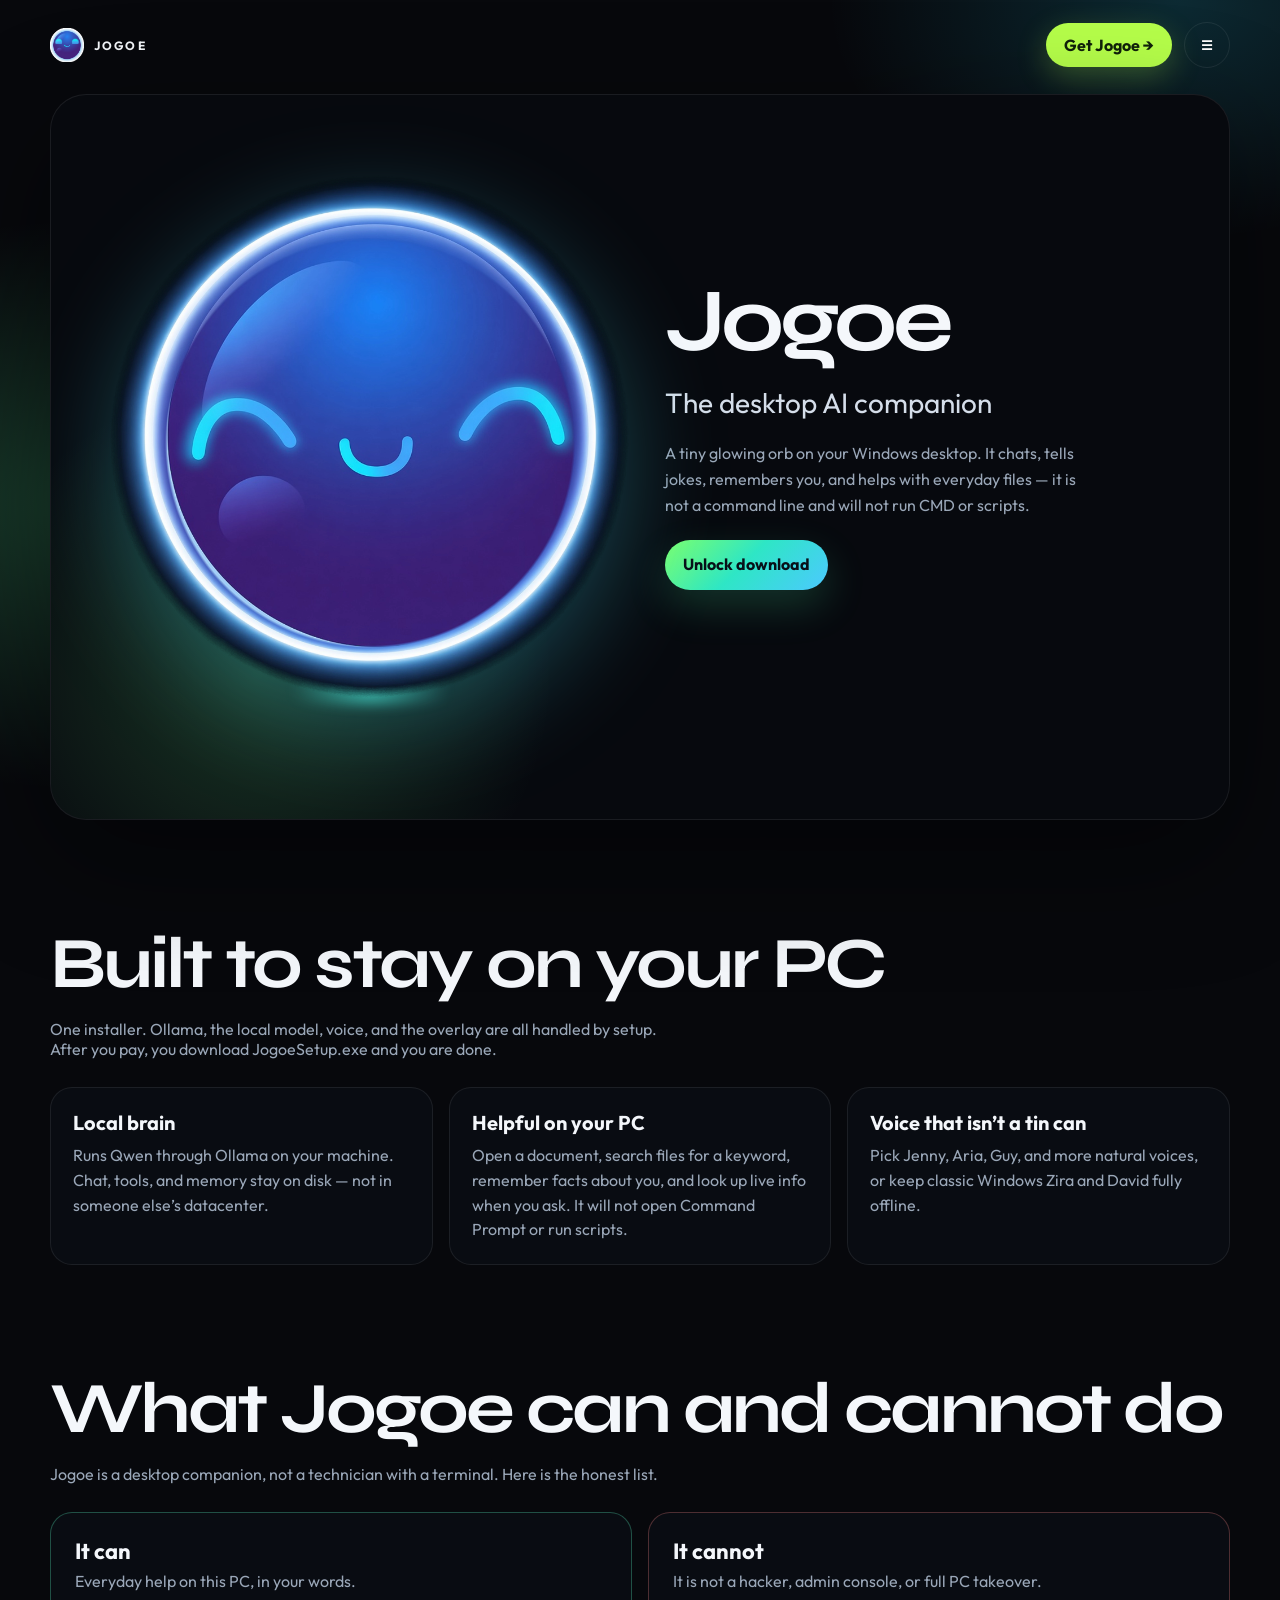
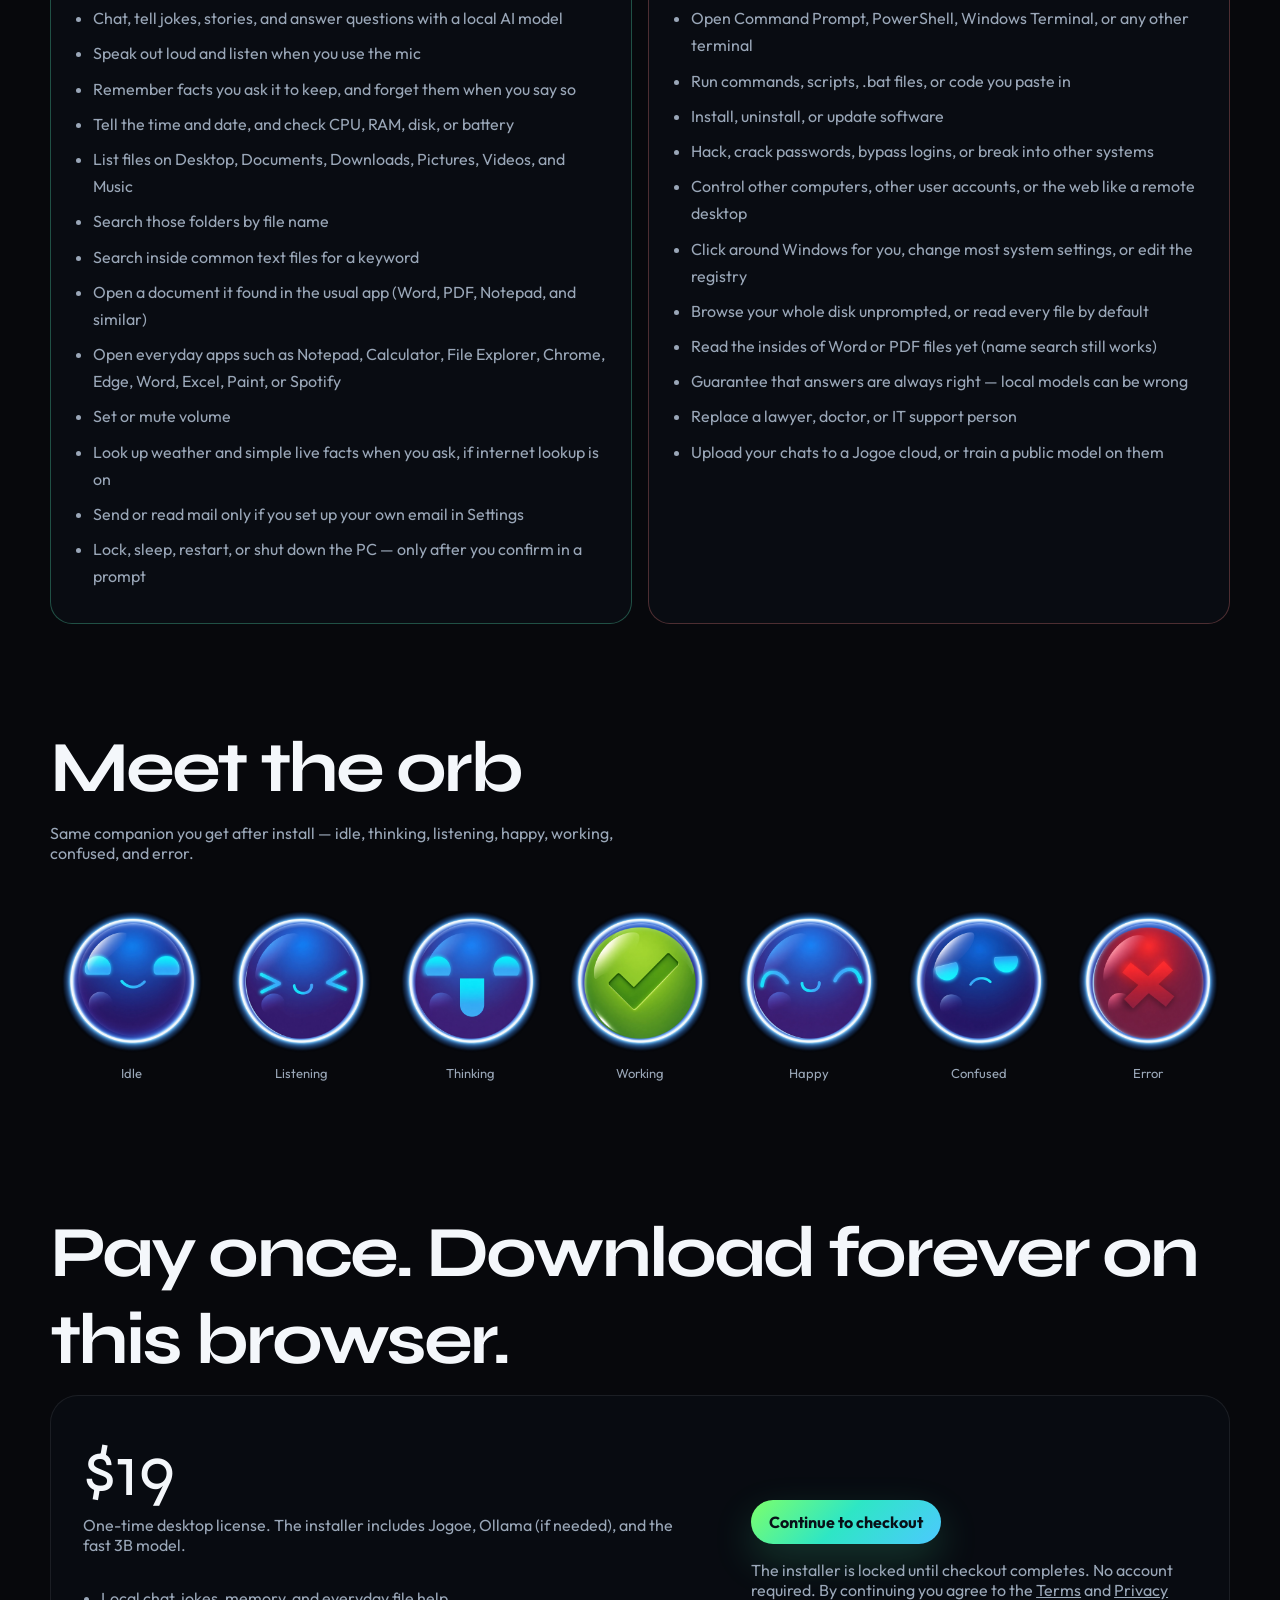
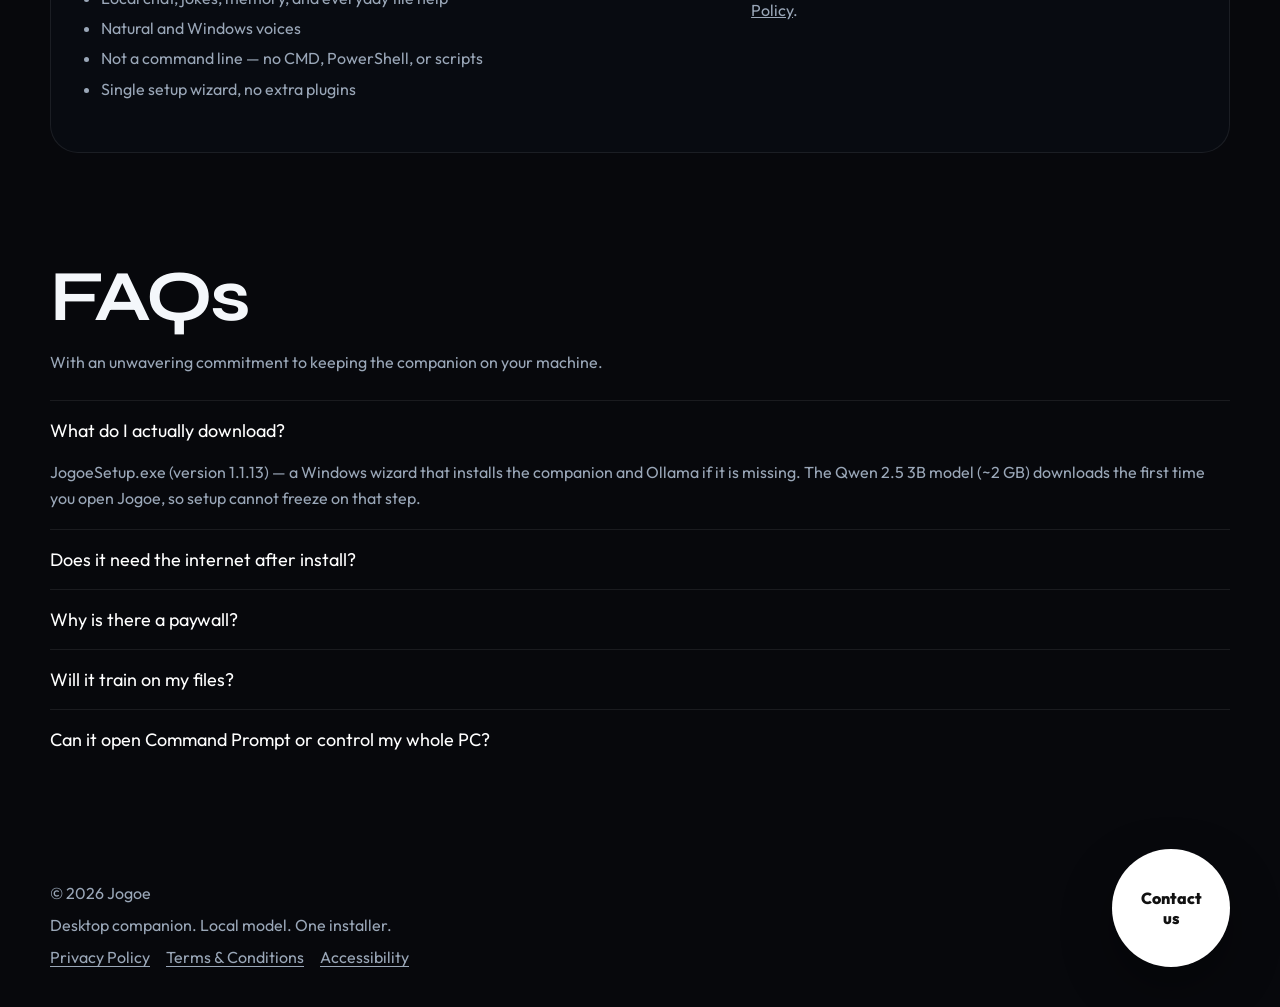
<file: index.html>
<!doctype html>
<html lang="en">
<head>
  <meta charset="utf-8">
  <meta name="viewport" content="width=device-width, initial-scale=1, viewport-fit=cover">
  <title>Jogoe — your desktop AI companion</title>
  <meta name="description" content="Jogoe is a Windows desktop AI companion that chats locally, remembers you, searches files, and can look things up online when you ask.">
  <link rel="icon" href="assets/jogoe.ico">
  <link rel="preconnect" href="https://fonts.googleapis.com">
  <link rel="preconnect" href="https://fonts.gstatic.com" crossorigin>
  <link href="https://fonts.googleapis.com/css2?family=Outfit:wght@400;600;700&family=Syne:wght@700;800&display=swap" rel="stylesheet">
  <link rel="stylesheet" href="css/style.css">
</head>
<body>
  <a class="skip-link" href="#main">Skip to main content</a>
  <div class="wrap">
    <header class="nav">
      <a class="brand" href="index.html">
        <img src="assets/app_icon.png" alt="Jogoe">
        JOGOE
      </a>
      <div class="nav-actions">
        <a class="btn btn-market" href="#pricing" data-pay data-pay-label>Get Jogoe →</a>
        <button class="btn btn-menu" type="button" data-menu aria-label="Open menu" aria-expanded="false" aria-controls="site-menu">☰</button>
      </div>
    </header>
    <nav class="drawer" id="site-menu" data-drawer aria-label="Site">
      <a href="#features">Features</a>
      <a href="#limits">What it can do</a>
      <a href="#companion">The orb</a>
      <a href="#pricing">Pricing</a>
      <a href="#faqs">FAQs</a>
      <a href="checkout.html">Buy & download</a>
      <a href="privacy.html">Privacy</a>
      <a href="terms.html">Terms</a>
      <a href="accessibility.html">Accessibility</a>
    </nav>
  </div>

  <div class="wrap">
    <section class="stage" aria-label="Introduction">
      <div class="hero">
        <div class="orb-wrap" data-hero-orb>
          <div class="hero-orb-track">
            <div class="orb-stage">
              <picture>
                <source srcset="assets/faces/happy.webp" type="image/webp">
                <img class="hero-orb" src="assets/faces/happy.png" alt="Jogoe, a glowing blue companion orb" width="3840" height="3840">
              </picture>
            </div>
          </div>
          <div class="ground-glow" aria-hidden="true"></div>
        </div>
        <div class="copy">
          <h1>Jogoe</h1>
          <p class="kicker">The desktop AI companion</p>
          <p>A tiny glowing orb on your Windows desktop. It chats, tells jokes, remembers you, and helps with everyday files — it is not a command line and will not run CMD or scripts.</p>
          <p style="margin-top:22px">
            <a class="btn btn-grad" href="checkout.html" data-pay>Unlock download</a>
          </p>
        </div>
      </div>
    </section>
  </div>

  <main class="wrap" id="main">
    <section class="section" id="features">
      <h2>Built to stay on your PC</h2>
      <p class="lede">One installer. Ollama, the local model, voice, and the overlay are all handled by setup. After you pay, you download JogoeSetup.exe and you are done.</p>
      <div class="grid">
        <article class="card">
          <h3>Local brain</h3>
          <p>Runs Qwen through Ollama on your machine. Chat, tools, and memory stay on disk — not in someone else’s datacenter.</p>
        </article>
        <article class="card">
          <h3>Helpful on your PC</h3>
          <p>Open a document, search files for a keyword, remember facts about you, and look up live info when you ask. It will not open Command Prompt or run scripts.</p>
        </article>
        <article class="card">
          <h3>Voice that isn’t a tin can</h3>
          <p>Pick Jenny, Aria, Guy, and more natural voices, or keep classic Windows Zira and David fully offline.</p>
        </article>
      </div>
    </section>

    <section class="section" id="limits">
      <h2>What Jogoe can and cannot do</h2>
      <p class="lede">Jogoe is a desktop companion, not a technician with a terminal. Here is the honest list.</p>
      <div class="limits">
        <article class="limits-card can">
          <h3>It can</h3>
          <p class="lede">Everyday help on this PC, in your words.</p>
          <ul>
            <li>Chat, tell jokes, stories, and answer questions with a local AI model</li>
            <li>Speak out loud and listen when you use the mic</li>
            <li>Remember facts you ask it to keep, and forget them when you say so</li>
            <li>Tell the time and date, and check CPU, RAM, disk, or battery</li>
            <li>List files on Desktop, Documents, Downloads, Pictures, Videos, and Music</li>
            <li>Search those folders by file name</li>
            <li>Search inside common text files for a keyword</li>
            <li>Open a document it found in the usual app (Word, PDF, Notepad, and similar)</li>
            <li>Open everyday apps such as Notepad, Calculator, File Explorer, Chrome, Edge, Word, Excel, Paint, or Spotify</li>
            <li>Set or mute volume</li>
            <li>Look up weather and simple live facts when you ask, if internet lookup is on</li>
            <li>Send or read mail only if you set up your own email in Settings</li>
            <li>Lock, sleep, restart, or shut down the PC — only after you confirm in a prompt</li>
          </ul>
        </article>
        <article class="limits-card cannot">
          <h3>It cannot</h3>
          <p class="lede">It is not a hacker, admin console, or full PC takeover.</p>
          <ul>
            <li>Open Command Prompt, PowerShell, Windows Terminal, or any other terminal</li>
            <li>Run commands, scripts, .bat files, or code you paste in</li>
            <li>Install, uninstall, or update software</li>
            <li>Hack, crack passwords, bypass logins, or break into other systems</li>
            <li>Control other computers, other user accounts, or the web like a remote desktop</li>
            <li>Click around Windows for you, change most system settings, or edit the registry</li>
            <li>Browse your whole disk unprompted, or read every file by default</li>
            <li>Read the insides of Word or PDF files yet (name search still works)</li>
            <li>Guarantee that answers are always right — local models can be wrong</li>
            <li>Replace a lawyer, doctor, or IT support person</li>
            <li>Upload your chats to a Jogoe cloud, or train a public model on them</li>
          </ul>
        </article>
      </div>
    </section>

    <section class="section" id="companion">
      <h2>Meet the orb</h2>
      <p class="lede">Same companion you get after install — idle, thinking, listening, happy, working, confused, and error.</p>
      <div class="faces">
        <figure class="face face-idle">
          <div class="orb-stage">
            <picture><source srcset="assets/faces/idle.webp" type="image/webp"><img src="assets/faces/idle.png" alt="Idle Jogoe" width="3840" height="3840"></picture>
          </div>
          <figcaption>Idle</figcaption>
        </figure>
        <figure class="face face-listening">
          <div class="orb-stage">
            <picture><source srcset="assets/faces/listening.webp" type="image/webp"><img src="assets/faces/listening.png" alt="Listening Jogoe" width="3840" height="3840"></picture>
          </div>
          <figcaption>Listening</figcaption>
        </figure>
        <figure class="face face-thinking">
          <div class="orb-stage">
            <picture><source srcset="assets/faces/thinking.webp" type="image/webp"><img src="assets/faces/thinking.png" alt="Thinking Jogoe" width="3840" height="3840"></picture>
          </div>
          <figcaption>Thinking</figcaption>
        </figure>
        <figure class="face face-working">
          <div class="orb-stage">
            <picture><source srcset="assets/faces/working.webp" type="image/webp"><img src="assets/faces/working.png" alt="Working Jogoe" width="3840" height="3840"></picture>
          </div>
          <figcaption>Working</figcaption>
        </figure>
        <figure class="face face-happy">
          <div class="orb-stage">
            <picture><source srcset="assets/faces/happy.webp" type="image/webp"><img src="assets/faces/happy.png" alt="Happy Jogoe" width="3840" height="3840"></picture>
          </div>
          <figcaption>Happy</figcaption>
        </figure>
        <figure class="face face-confused">
          <div class="orb-stage">
            <picture><source srcset="assets/faces/confused.webp" type="image/webp"><img src="assets/faces/confused.png" alt="Confused Jogoe" width="3840" height="3840"></picture>
          </div>
          <figcaption>Confused</figcaption>
        </figure>
        <figure class="face face-error">
          <div class="orb-stage">
            <picture><source srcset="assets/faces/error.webp" type="image/webp"><img src="assets/faces/error.png" alt="Error Jogoe" width="3840" height="3840"></picture>
          </div>
          <figcaption>Error</figcaption>
        </figure>
      </div>
    </section>

    <section class="section" id="pricing">
      <h2>Pay once. Download forever on this browser.</h2>
      <div class="price-box">
        <div>
          <p class="amount">$19</p>
          <p class="lede">One-time desktop license. The installer includes Jogoe, Ollama (if needed), and the fast 3B model.</p>
          <ul>
            <li>Local chat, jokes, memory, and everyday file help</li>
            <li>Natural and Windows voices</li>
            <li>Not a command line — no CMD, PowerShell, or scripts</li>
            <li>Single setup wizard, no extra plugins</li>
          </ul>
        </div>
        <div>
          <a class="btn btn-grad" href="checkout.html" data-pay>Continue to checkout</a>
          <p class="lede" style="margin-top:16px">The installer is locked until checkout completes. No account required. By continuing you agree to the <a href="terms.html">Terms</a> and <a href="privacy.html">Privacy Policy</a>.</p>
        </div>
      </div>
    </section>

    <section class="section" id="faqs">
      <h2>FAQs</h2>
      <p class="lede">With an unwavering commitment to keeping the companion on your machine.</p>
      <div class="faq-item open">
        <button type="button" id="faq-btn-1" aria-expanded="true" aria-controls="faq-1">What do I actually download?</button>
        <div class="answer" id="faq-1">JogoeSetup.exe (version 1.1.13) — a Windows wizard that installs the companion and Ollama if it is missing. The Qwen 2.5 3B model (~2 GB) downloads the first time you open Jogoe, so setup cannot freeze on that step.</div>
      </div>
      <div class="faq-item">
        <button type="button" id="faq-btn-2" aria-expanded="false" aria-controls="faq-2">Does it need the internet after install?</button>
        <div class="answer" id="faq-2" hidden>Chat, memory, and most tools run locally. If you ask for live info, Jogoe can look it up online. Natural voices use Microsoft neural speech and need a connection. Zira and David work offline.</div>
      </div>
      <div class="faq-item">
        <button type="button" id="faq-btn-3" aria-expanded="false" aria-controls="faq-3">Why is there a paywall?</button>
        <div class="answer" id="faq-3" hidden>The installer is a paid desktop license. Checkout unlocks the file in this browser. Paste a Stripe Payment Link in js/paywall.js when you want live card charges.</div>
      </div>
      <div class="faq-item">
        <button type="button" id="faq-btn-4" aria-expanded="false" aria-controls="faq-4">Will it train on my files?</button>
        <div class="answer" id="faq-4" hidden>No. Jogoe reads folders you ask about, stores memory you choose on your PC, and talks to the local Ollama model. See the <a href="privacy.html">Privacy Policy</a> for details.</div>
      </div>
      <div class="faq-item">
        <button type="button" id="faq-btn-5" aria-expanded="false" aria-controls="faq-5">Can it open Command Prompt or control my whole PC?</button>
        <div class="answer" id="faq-5" hidden>No. Jogoe will not open CMD, PowerShell, or a terminal, and it will not run scripts or arbitrary commands. It can chat, tell jokes, open documents, search files, and launch everyday apps like Notepad. Shut down and restart need your confirmation. The full list is on this page under <a href="#limits">What Jogoe can and cannot do</a> and in the <a href="terms.html">Terms</a>.</div>
      </div>
    </section>

    <footer class="footer">
      <div class="footer-meta">
        <div>© <span data-year></span> Jogoe</div>
        <div>Desktop companion. Local model. One installer.</div>
        <nav class="legal-nav" aria-label="Legal">
          <a href="privacy.html">Privacy Policy</a>
          <a href="terms.html">Terms &amp; Conditions</a>
          <a href="accessibility.html">Accessibility</a>
        </nav>
      </div>
      <a class="contact-bubble" href="mailto:hello@jogoe.app">Contact<br>us</a>
    </footer>
  </main>

  <script src="js/paywall.js"></script>
  <script src="js/site.js"></script>
</body>
</html>
</file>
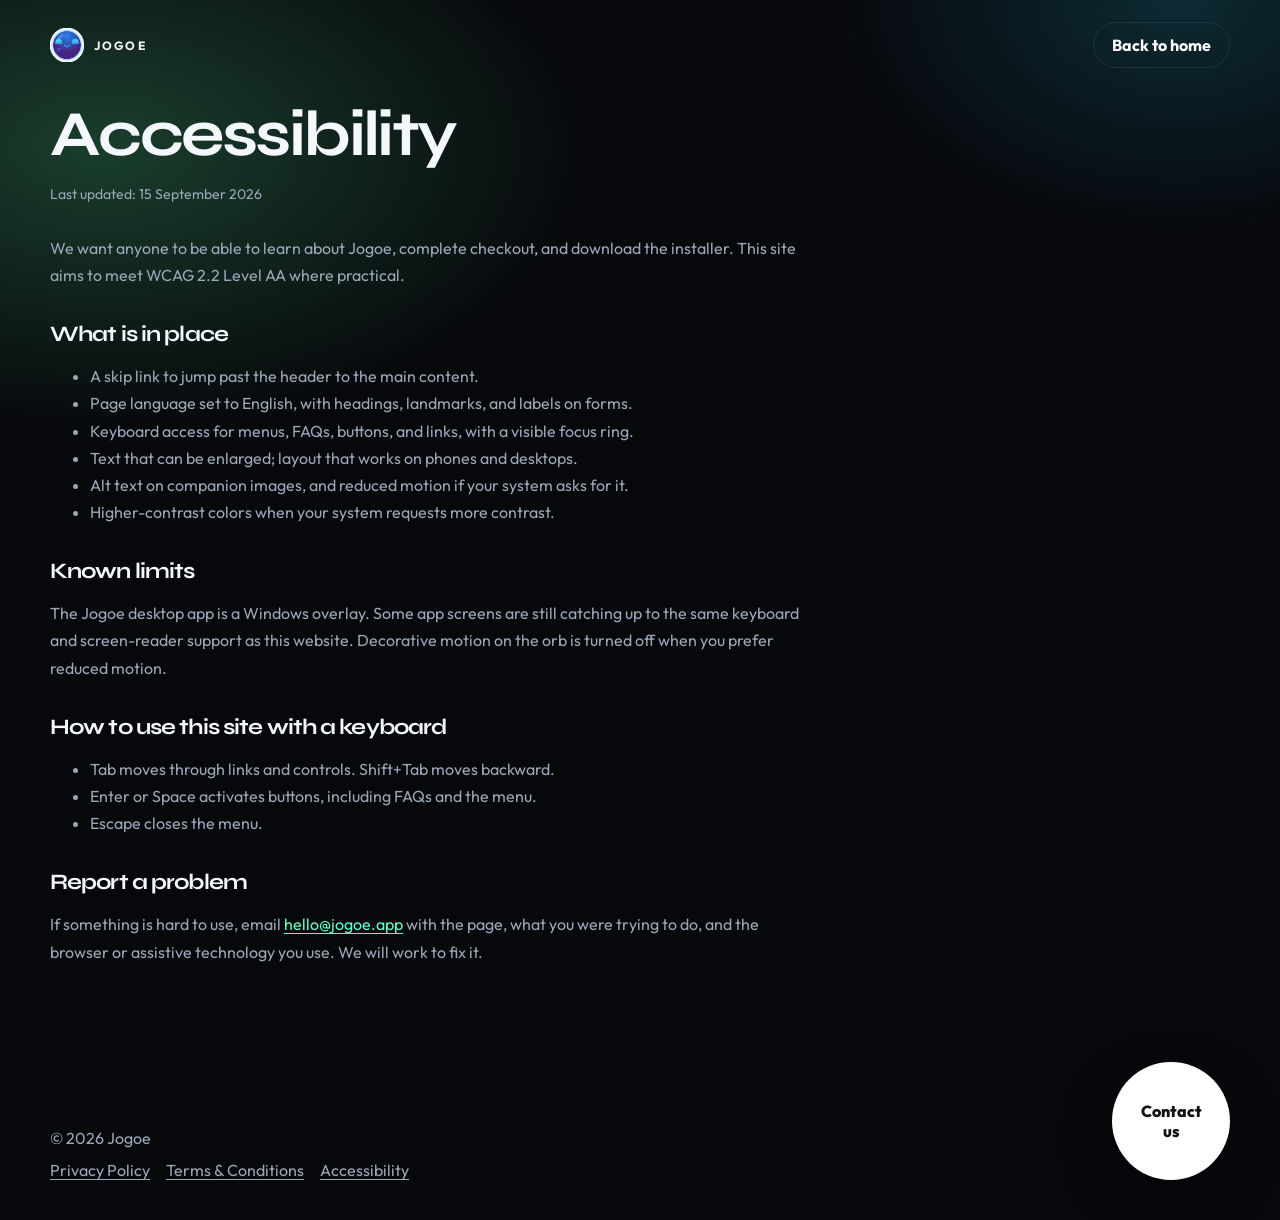
<file: accessibility.html>
<!doctype html>
<html lang="en">
<head>
  <meta charset="utf-8">
  <meta name="viewport" content="width=device-width, initial-scale=1, viewport-fit=cover">
  <title>Accessibility — Jogoe</title>
  <meta name="description" content="Accessibility statement for the Jogoe website, including keyboard access, contrast, and how to request help.">
  <link rel="icon" href="assets/jogoe.ico">
  <link rel="preconnect" href="https://fonts.googleapis.com">
  <link rel="preconnect" href="https://fonts.gstatic.com" crossorigin>
  <link href="https://fonts.googleapis.com/css2?family=Outfit:wght@400;600;700&family=Syne:wght@700;800&display=swap" rel="stylesheet">
  <link rel="stylesheet" href="css/style.css">
</head>
<body>
  <a class="skip-link" href="#main">Skip to main content</a>
  <div class="wrap">
    <header class="nav">
      <a class="brand" href="index.html"><img src="assets/app_icon.png" alt="Jogoe"> JOGOE</a>
      <a class="btn btn-ghost" href="index.html">Back to home</a>
    </header>
    <main class="section legal-page" id="main">
      <h1>Accessibility</h1>
      <p class="legal-updated">Last updated: 15 September 2026</p>
      <p>We want anyone to be able to learn about Jogoe, complete checkout, and download the installer. This site aims to meet WCAG 2.2 Level AA where practical.</p>

      <h2>What is in place</h2>
      <ul>
        <li>A skip link to jump past the header to the main content.</li>
        <li>Page language set to English, with headings, landmarks, and labels on forms.</li>
        <li>Keyboard access for menus, FAQs, buttons, and links, with a visible focus ring.</li>
        <li>Text that can be enlarged; layout that works on phones and desktops.</li>
        <li>Alt text on companion images, and reduced motion if your system asks for it.</li>
        <li>Higher-contrast colors when your system requests more contrast.</li>
      </ul>

      <h2>Known limits</h2>
      <p>The Jogoe desktop app is a Windows overlay. Some app screens are still catching up to the same keyboard and screen-reader support as this website. Decorative motion on the orb is turned off when you prefer reduced motion.</p>

      <h2>How to use this site with a keyboard</h2>
      <ul>
        <li>Tab moves through links and controls. Shift+Tab moves backward.</li>
        <li>Enter or Space activates buttons, including FAQs and the menu.</li>
        <li>Escape closes the menu.</li>
      </ul>

      <h2>Report a problem</h2>
      <p>If something is hard to use, email <a href="mailto:hello@jogoe.app">hello@jogoe.app</a> with the page, what you were trying to do, and the browser or assistive technology you use. We will work to fix it.</p>
    </main>
    <footer class="footer">
      <div class="footer-meta">
        <div>© <span data-year></span> Jogoe</div>
        <nav class="legal-nav" aria-label="Legal">
          <a href="privacy.html">Privacy Policy</a>
          <a href="terms.html">Terms &amp; Conditions</a>
          <a href="accessibility.html" aria-current="page">Accessibility</a>
        </nav>
      </div>
      <a class="contact-bubble" href="mailto:hello@jogoe.app">Contact<br>us</a>
    </footer>
  </div>
  <script src="js/site.js"></script>
</body>
</html>
</file>
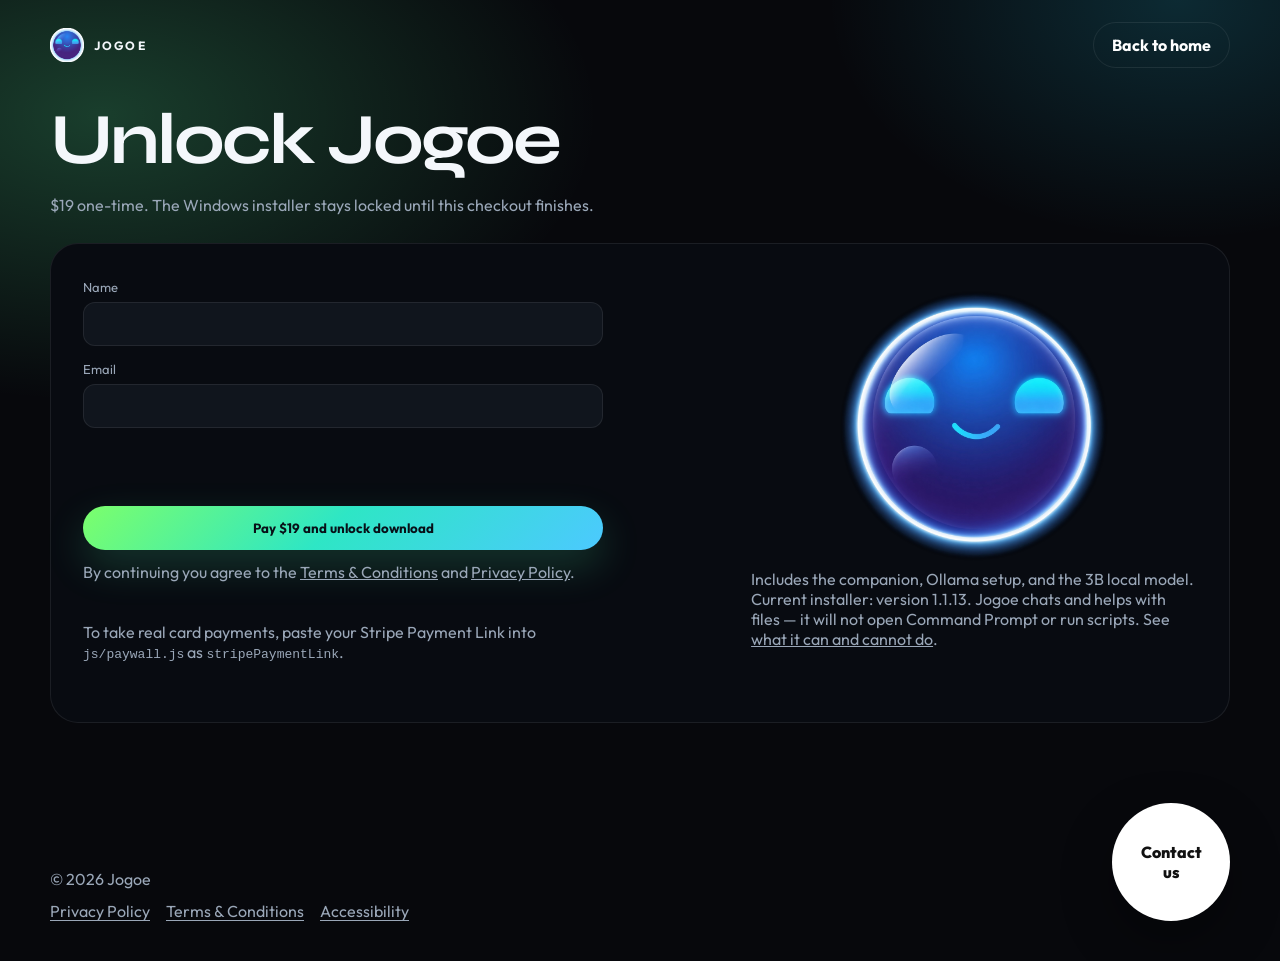
<file: checkout.html>
<!doctype html>
<html lang="en">
<head>
  <meta charset="utf-8">
  <meta name="viewport" content="width=device-width, initial-scale=1, viewport-fit=cover">
  <title>Checkout — Jogoe</title>
  <meta name="description" content="Unlock the Jogoe Windows installer with a one-time $19 desktop license.">
  <link rel="icon" href="assets/jogoe.ico">
  <link rel="preconnect" href="https://fonts.googleapis.com">
  <link rel="preconnect" href="https://fonts.gstatic.com" crossorigin>
  <link href="https://fonts.googleapis.com/css2?family=Outfit:wght@400;600;700&family=Syne:wght@700;800&display=swap" rel="stylesheet">
  <link rel="stylesheet" href="css/style.css">
</head>
<body>
  <a class="skip-link" href="#main">Skip to main content</a>
  <div class="wrap">
    <header class="nav">
      <a class="brand" href="index.html"><img src="assets/app_icon.png" alt="Jogoe"> JOGOE</a>
      <a class="btn btn-ghost" href="index.html">Back to home</a>
    </header>

    <main class="section" id="main">
      <h1 class="page-title">Unlock Jogoe</h1>
      <p class="lede">$19 one-time. The Windows installer stays locked until this checkout finishes.</p>
      <div class="price-box">
        <form class="form" id="checkout-form">
          <div>
            <label for="checkout-name">Name</label>
            <input id="checkout-name" name="name" autocomplete="name" required>
          </div>
          <div>
            <label for="checkout-email">Email</label>
            <input id="checkout-email" name="email" type="email" autocomplete="email" required>
          </div>
          <p class="status" id="checkout-status" role="status" aria-live="polite"></p>
          <button class="btn btn-grad" type="submit">Pay $19 and unlock download</button>
          <p class="lede">By continuing you agree to the <a href="terms.html">Terms &amp; Conditions</a> and <a href="privacy.html">Privacy Policy</a>.</p>
          <p class="lede">To take real card payments, paste your Stripe Payment Link into <code>js/paywall.js</code> as <code>stripePaymentLink</code>.</p>
        </form>
        <div>
          <div class="orb-stage checkout-stage">
            <picture>
              <source srcset="assets/faces/idle.webp" type="image/webp">
              <img class="checkout-orb" src="assets/faces/idle.png" alt="Jogoe waiting on the checkout page" width="3840" height="3840">
            </picture>
          </div>
          <p class="lede">Includes the companion, Ollama setup, and the 3B local model. Current installer: version 1.1.13. Jogoe chats and helps with files — it will not open Command Prompt or run scripts. See <a href="index.html#limits">what it can and cannot do</a>.</p>
        </div>
      </div>
    </main>
    <footer class="footer">
      <div class="footer-meta">
        <div>© <span data-year></span> Jogoe</div>
        <nav class="legal-nav" aria-label="Legal">
          <a href="privacy.html">Privacy Policy</a>
          <a href="terms.html">Terms &amp; Conditions</a>
          <a href="accessibility.html">Accessibility</a>
        </nav>
      </div>
      <a class="contact-bubble" href="mailto:hello@jogoe.app">Contact<br>us</a>
    </footer>
  </div>
  <script src="js/paywall.js"></script>
  <script src="js/site.js"></script>
  <script src="js/checkout.js"></script>
</body>
</html>
</file>
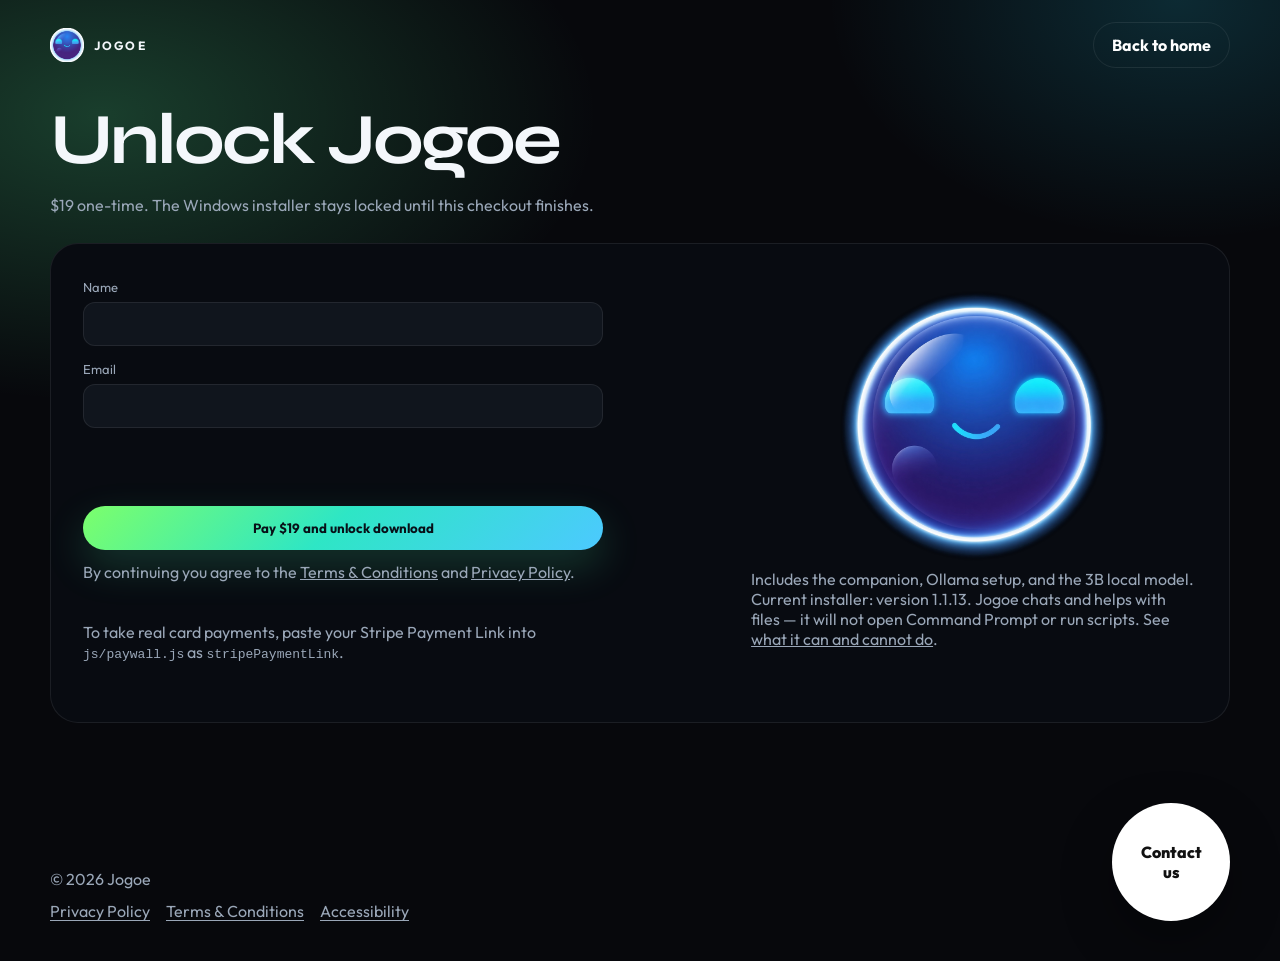
<file: download.html>
<!doctype html>
<html lang="en">
<head>
  <meta charset="utf-8">
  <meta name="viewport" content="width=device-width, initial-scale=1, viewport-fit=cover">
  <title>Download — Jogoe</title>
  <meta name="description" content="Download JogoeSetup.exe, the Windows installer for Jogoe 1.1.13.">
  <link rel="icon" href="assets/jogoe.ico">
  <link rel="preconnect" href="https://fonts.googleapis.com">
  <link rel="preconnect" href="https://fonts.gstatic.com" crossorigin>
  <link href="https://fonts.googleapis.com/css2?family=Outfit:wght@400;600;700&family=Syne:wght@700;800&display=swap" rel="stylesheet">
  <link rel="stylesheet" href="css/style.css">
</head>
<body>
  <a class="skip-link" href="#main">Skip to main content</a>
  <div class="wrap">
    <header class="nav">
      <a class="brand" href="index.html"><img src="assets/app_icon.png" alt="Jogoe"> JOGOE</a>
    </header>
    <main class="section" id="main">
      <h1 class="page-title">You are in.</h1>
      <div class="download-panel">
        <p class="lede">License for <strong id="license-email"></strong></p>
        <p>Key: <strong id="license-key"></strong></p>
        <p style="margin: 28px 0 10px">
          <a class="btn btn-grad" href="files/JogoeSetup.exe" download="JogoeSetup.exe">Download JogoeSetup.exe</a>
        </p>
        <p class="lede">Version 1.1.13 for Windows 10/11. Run the wizard, then open Jogoe. The local AI model (about 2 GB) downloads the first time you launch it — keep the app open until that finishes.</p>
      </div>
    </main>
    <footer class="footer">
      <div class="footer-meta">
        <div>© <span data-year></span> Jogoe</div>
        <nav class="legal-nav" aria-label="Legal">
          <a href="privacy.html">Privacy Policy</a>
          <a href="terms.html">Terms &amp; Conditions</a>
          <a href="accessibility.html">Accessibility</a>
        </nav>
      </div>
      <a class="contact-bubble" href="mailto:hello@jogoe.app">Contact<br>us</a>
    </footer>
  </div>
  <script src="js/paywall.js"></script>
  <script src="js/site.js"></script>
  <script src="js/download.js"></script>
</body>
</html>
</file>
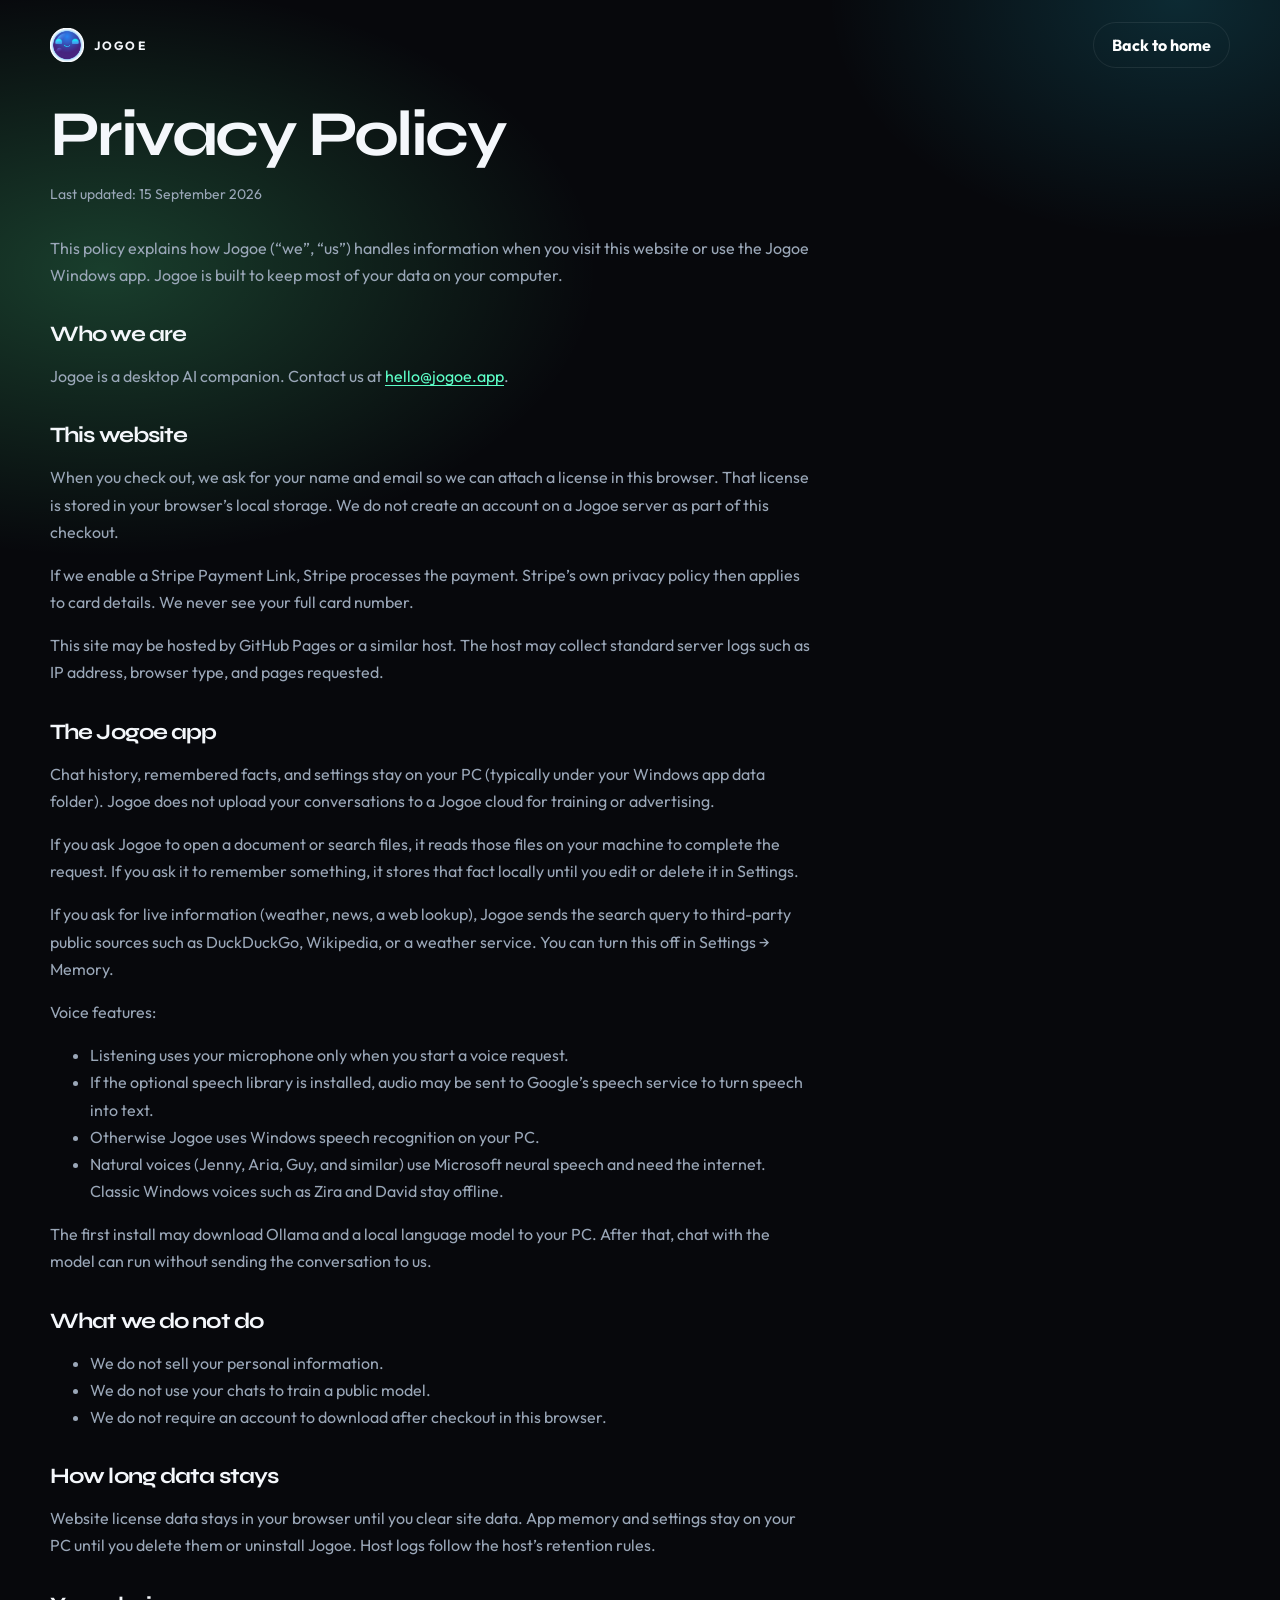
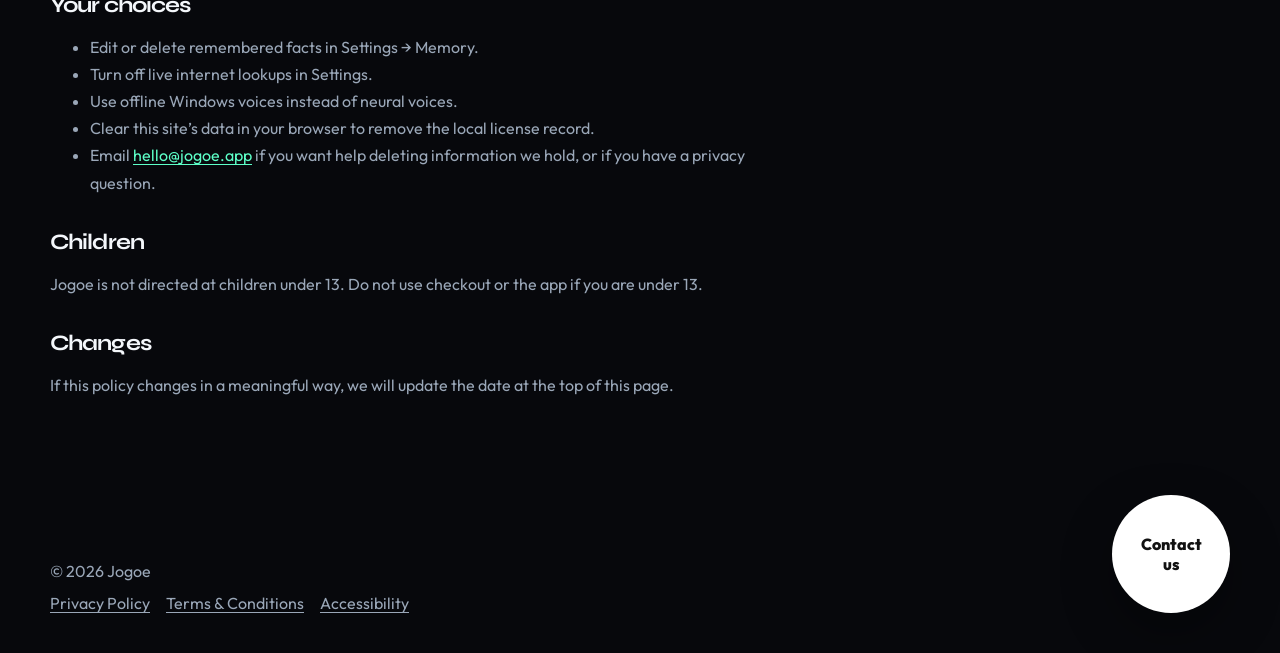
<file: privacy.html>
<!doctype html>
<html lang="en">
<head>
  <meta charset="utf-8">
  <meta name="viewport" content="width=device-width, initial-scale=1, viewport-fit=cover">
  <title>Privacy Policy — Jogoe</title>
  <meta name="description" content="How Jogoe handles personal information on the website and in the Windows desktop app.">
  <link rel="icon" href="assets/jogoe.ico">
  <link rel="preconnect" href="https://fonts.googleapis.com">
  <link rel="preconnect" href="https://fonts.gstatic.com" crossorigin>
  <link href="https://fonts.googleapis.com/css2?family=Outfit:wght@400;600;700&family=Syne:wght@700;800&display=swap" rel="stylesheet">
  <link rel="stylesheet" href="css/style.css">
</head>
<body>
  <a class="skip-link" href="#main">Skip to main content</a>
  <div class="wrap">
    <header class="nav">
      <a class="brand" href="index.html"><img src="assets/app_icon.png" alt="Jogoe"> JOGOE</a>
      <a class="btn btn-ghost" href="index.html">Back to home</a>
    </header>
    <main class="section legal-page" id="main">
      <h1>Privacy Policy</h1>
      <p class="legal-updated">Last updated: 15 September 2026</p>
      <p>This policy explains how Jogoe (“we”, “us”) handles information when you visit this website or use the Jogoe Windows app. Jogoe is built to keep most of your data on your computer.</p>

      <h2>Who we are</h2>
      <p>Jogoe is a desktop AI companion. Contact us at <a href="mailto:hello@jogoe.app">hello@jogoe.app</a>.</p>

      <h2>This website</h2>
      <p>When you check out, we ask for your name and email so we can attach a license in this browser. That license is stored in your browser’s local storage. We do not create an account on a Jogoe server as part of this checkout.</p>
      <p>If we enable a Stripe Payment Link, Stripe processes the payment. Stripe’s own privacy policy then applies to card details. We never see your full card number.</p>
      <p>This site may be hosted by GitHub Pages or a similar host. The host may collect standard server logs such as IP address, browser type, and pages requested.</p>

      <h2>The Jogoe app</h2>
      <p>Chat history, remembered facts, and settings stay on your PC (typically under your Windows app data folder). Jogoe does not upload your conversations to a Jogoe cloud for training or advertising.</p>
      <p>If you ask Jogoe to open a document or search files, it reads those files on your machine to complete the request. If you ask it to remember something, it stores that fact locally until you edit or delete it in Settings.</p>
      <p>If you ask for live information (weather, news, a web lookup), Jogoe sends the search query to third-party public sources such as DuckDuckGo, Wikipedia, or a weather service. You can turn this off in Settings → Memory.</p>
      <p>Voice features:</p>
      <ul>
        <li>Listening uses your microphone only when you start a voice request.</li>
        <li>If the optional speech library is installed, audio may be sent to Google’s speech service to turn speech into text.</li>
        <li>Otherwise Jogoe uses Windows speech recognition on your PC.</li>
        <li>Natural voices (Jenny, Aria, Guy, and similar) use Microsoft neural speech and need the internet. Classic Windows voices such as Zira and David stay offline.</li>
      </ul>
      <p>The first install may download Ollama and a local language model to your PC. After that, chat with the model can run without sending the conversation to us.</p>

      <h2>What we do not do</h2>
      <ul>
        <li>We do not sell your personal information.</li>
        <li>We do not use your chats to train a public model.</li>
        <li>We do not require an account to download after checkout in this browser.</li>
      </ul>

      <h2>How long data stays</h2>
      <p>Website license data stays in your browser until you clear site data. App memory and settings stay on your PC until you delete them or uninstall Jogoe. Host logs follow the host’s retention rules.</p>

      <h2>Your choices</h2>
      <ul>
        <li>Edit or delete remembered facts in Settings → Memory.</li>
        <li>Turn off live internet lookups in Settings.</li>
        <li>Use offline Windows voices instead of neural voices.</li>
        <li>Clear this site’s data in your browser to remove the local license record.</li>
        <li>Email <a href="mailto:hello@jogoe.app">hello@jogoe.app</a> if you want help deleting information we hold, or if you have a privacy question.</li>
      </ul>

      <h2>Children</h2>
      <p>Jogoe is not directed at children under 13. Do not use checkout or the app if you are under 13.</p>

      <h2>Changes</h2>
      <p>If this policy changes in a meaningful way, we will update the date at the top of this page.</p>
    </main>
    <footer class="footer">
      <div class="footer-meta">
        <div>© <span data-year></span> Jogoe</div>
        <nav class="legal-nav" aria-label="Legal">
          <a href="privacy.html" aria-current="page">Privacy Policy</a>
          <a href="terms.html">Terms &amp; Conditions</a>
          <a href="accessibility.html">Accessibility</a>
        </nav>
      </div>
      <a class="contact-bubble" href="mailto:hello@jogoe.app">Contact<br>us</a>
    </footer>
  </div>
  <script src="js/site.js"></script>
</body>
</html>
</file>
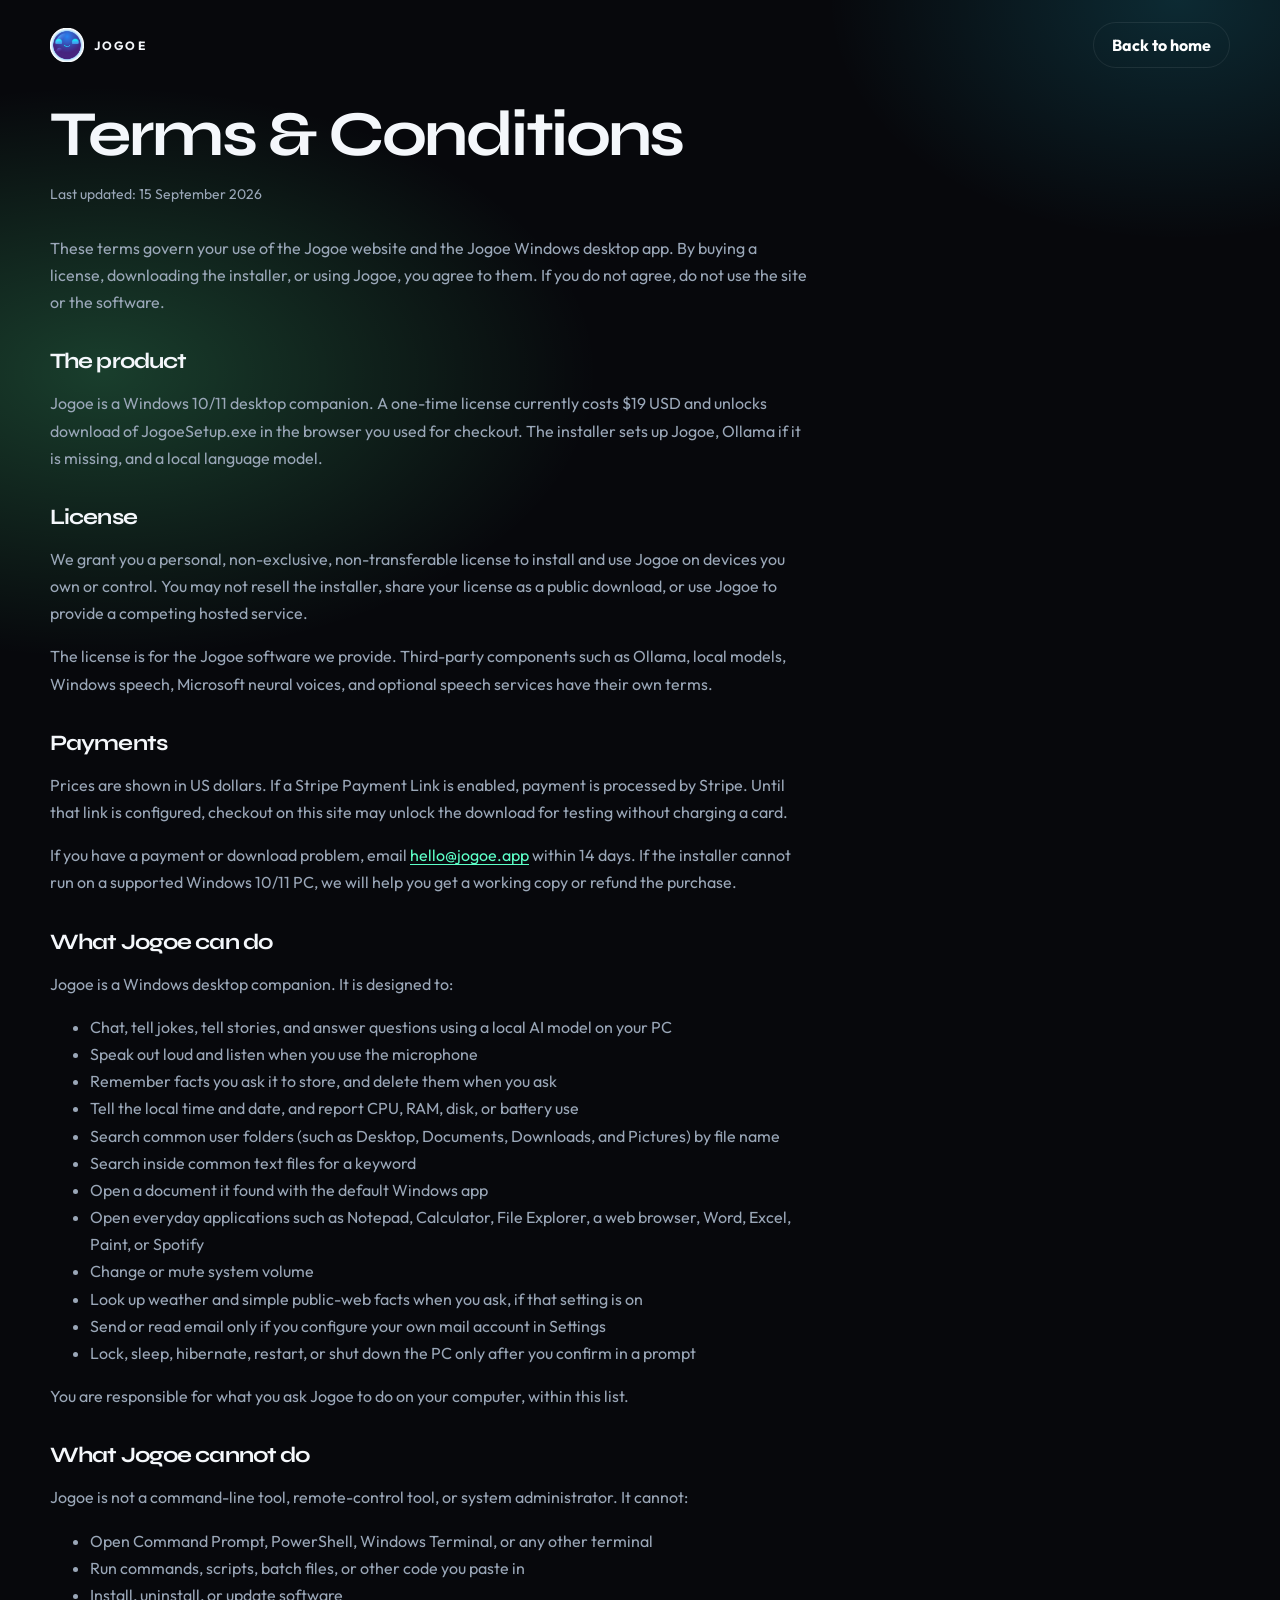
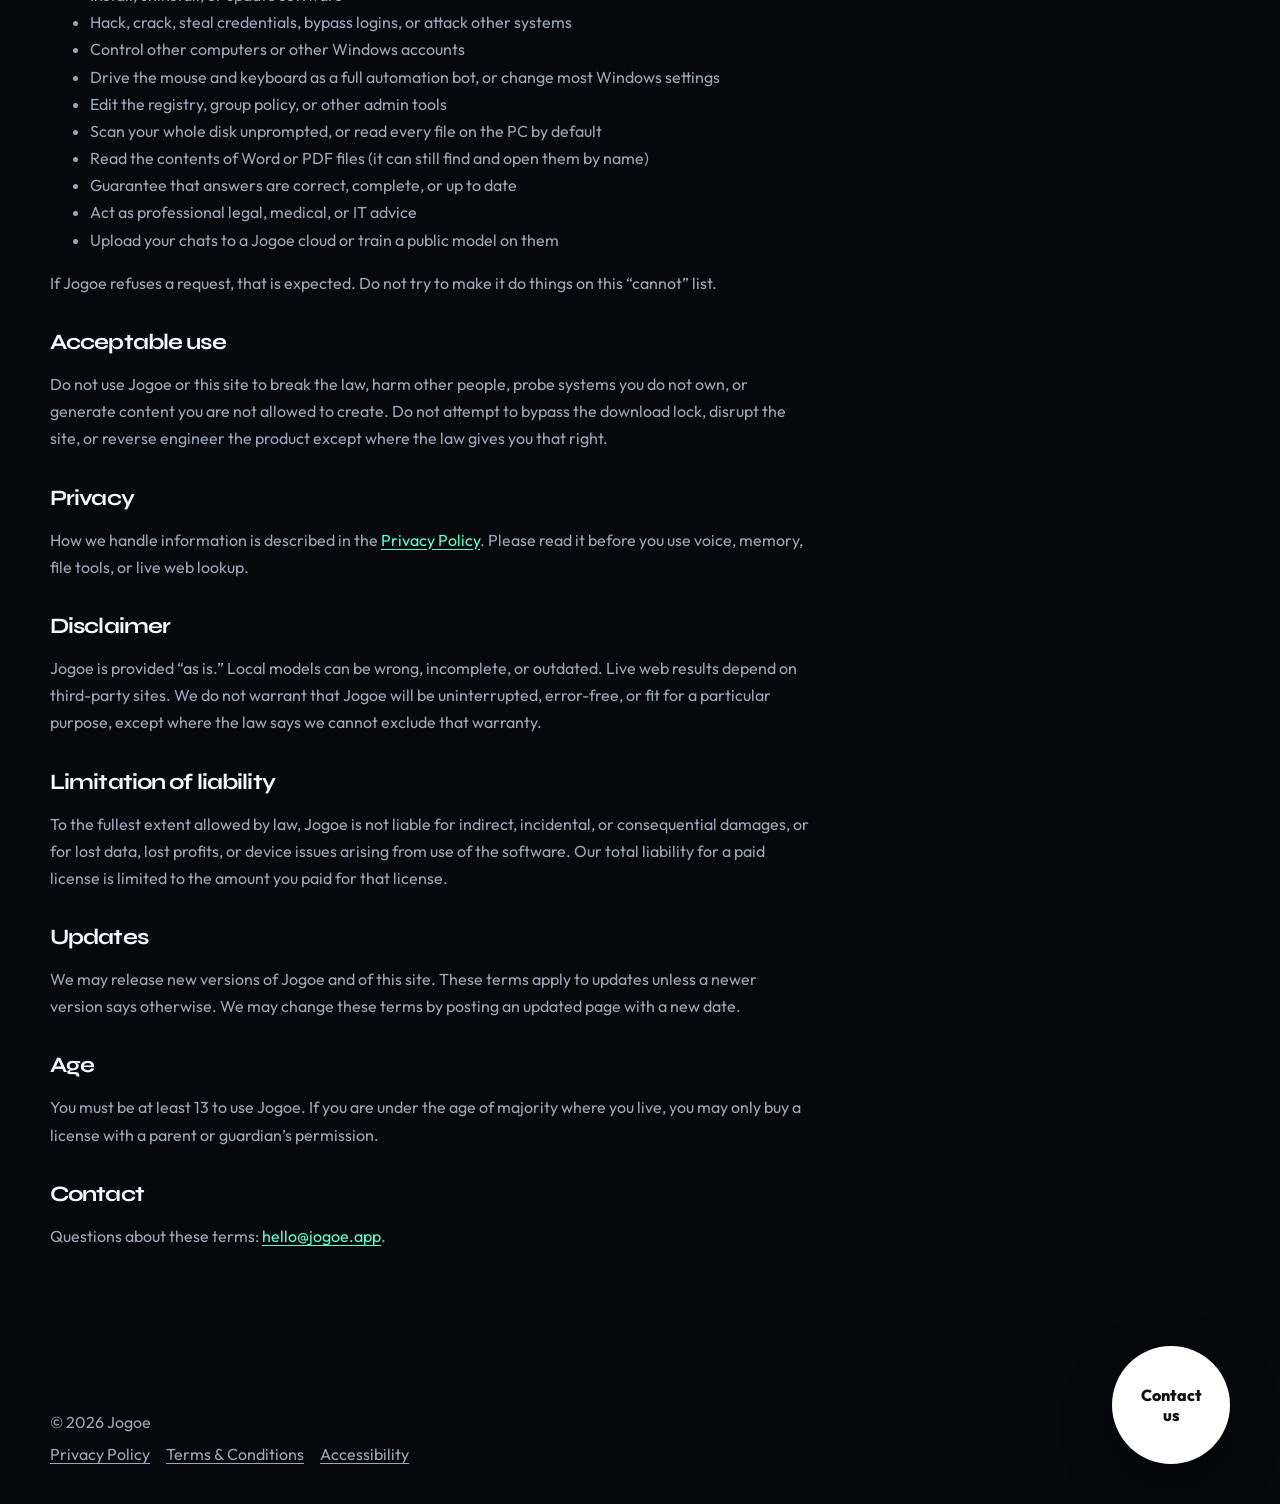
<file: terms.html>
<!doctype html>
<html lang="en">
<head>
  <meta charset="utf-8">
  <meta name="viewport" content="width=device-width, initial-scale=1, viewport-fit=cover">
  <title>Terms &amp; Conditions — Jogoe</title>
  <meta name="description" content="Terms and conditions for buying and using Jogoe, the Windows desktop AI companion.">
  <link rel="icon" href="assets/jogoe.ico">
  <link rel="preconnect" href="https://fonts.googleapis.com">
  <link rel="preconnect" href="https://fonts.gstatic.com" crossorigin>
  <link href="https://fonts.googleapis.com/css2?family=Outfit:wght@400;600;700&family=Syne:wght@700;800&display=swap" rel="stylesheet">
  <link rel="stylesheet" href="css/style.css">
</head>
<body>
  <a class="skip-link" href="#main">Skip to main content</a>
  <div class="wrap">
    <header class="nav">
      <a class="brand" href="index.html"><img src="assets/app_icon.png" alt="Jogoe"> JOGOE</a>
      <a class="btn btn-ghost" href="index.html">Back to home</a>
    </header>
    <main class="section legal-page" id="main">
      <h1>Terms &amp; Conditions</h1>
      <p class="legal-updated">Last updated: 15 September 2026</p>
      <p>These terms govern your use of the Jogoe website and the Jogoe Windows desktop app. By buying a license, downloading the installer, or using Jogoe, you agree to them. If you do not agree, do not use the site or the software.</p>

      <h2>The product</h2>
      <p>Jogoe is a Windows 10/11 desktop companion. A one-time license currently costs $19 USD and unlocks download of JogoeSetup.exe in the browser you used for checkout. The installer sets up Jogoe, Ollama if it is missing, and a local language model.</p>

      <h2>License</h2>
      <p>We grant you a personal, non-exclusive, non-transferable license to install and use Jogoe on devices you own or control. You may not resell the installer, share your license as a public download, or use Jogoe to provide a competing hosted service.</p>
      <p>The license is for the Jogoe software we provide. Third-party components such as Ollama, local models, Windows speech, Microsoft neural voices, and optional speech services have their own terms.</p>

      <h2>Payments</h2>
      <p>Prices are shown in US dollars. If a Stripe Payment Link is enabled, payment is processed by Stripe. Until that link is configured, checkout on this site may unlock the download for testing without charging a card.</p>
      <p>If you have a payment or download problem, email <a href="mailto:hello@jogoe.app">hello@jogoe.app</a> within 14 days. If the installer cannot run on a supported Windows 10/11 PC, we will help you get a working copy or refund the purchase.</p>

      <h2>What Jogoe can do</h2>
      <p>Jogoe is a Windows desktop companion. It is designed to:</p>
      <ul>
        <li>Chat, tell jokes, tell stories, and answer questions using a local AI model on your PC</li>
        <li>Speak out loud and listen when you use the microphone</li>
        <li>Remember facts you ask it to store, and delete them when you ask</li>
        <li>Tell the local time and date, and report CPU, RAM, disk, or battery use</li>
        <li>Search common user folders (such as Desktop, Documents, Downloads, and Pictures) by file name</li>
        <li>Search inside common text files for a keyword</li>
        <li>Open a document it found with the default Windows app</li>
        <li>Open everyday applications such as Notepad, Calculator, File Explorer, a web browser, Word, Excel, Paint, or Spotify</li>
        <li>Change or mute system volume</li>
        <li>Look up weather and simple public-web facts when you ask, if that setting is on</li>
        <li>Send or read email only if you configure your own mail account in Settings</li>
        <li>Lock, sleep, hibernate, restart, or shut down the PC only after you confirm in a prompt</li>
      </ul>
      <p>You are responsible for what you ask Jogoe to do on your computer, within this list.</p>

      <h2>What Jogoe cannot do</h2>
      <p>Jogoe is not a command-line tool, remote-control tool, or system administrator. It cannot:</p>
      <ul>
        <li>Open Command Prompt, PowerShell, Windows Terminal, or any other terminal</li>
        <li>Run commands, scripts, batch files, or other code you paste in</li>
        <li>Install, uninstall, or update software</li>
        <li>Hack, crack, steal credentials, bypass logins, or attack other systems</li>
        <li>Control other computers or other Windows accounts</li>
        <li>Drive the mouse and keyboard as a full automation bot, or change most Windows settings</li>
        <li>Edit the registry, group policy, or other admin tools</li>
        <li>Scan your whole disk unprompted, or read every file on the PC by default</li>
        <li>Read the contents of Word or PDF files (it can still find and open them by name)</li>
        <li>Guarantee that answers are correct, complete, or up to date</li>
        <li>Act as professional legal, medical, or IT advice</li>
        <li>Upload your chats to a Jogoe cloud or train a public model on them</li>
      </ul>
      <p>If Jogoe refuses a request, that is expected. Do not try to make it do things on this “cannot” list.</p>

      <h2>Acceptable use</h2>
      <p>Do not use Jogoe or this site to break the law, harm other people, probe systems you do not own, or generate content you are not allowed to create. Do not attempt to bypass the download lock, disrupt the site, or reverse engineer the product except where the law gives you that right.</p>

      <h2>Privacy</h2>
      <p>How we handle information is described in the <a href="privacy.html">Privacy Policy</a>. Please read it before you use voice, memory, file tools, or live web lookup.</p>

      <h2>Disclaimer</h2>
      <p>Jogoe is provided “as is.” Local models can be wrong, incomplete, or outdated. Live web results depend on third-party sites. We do not warrant that Jogoe will be uninterrupted, error-free, or fit for a particular purpose, except where the law says we cannot exclude that warranty.</p>

      <h2>Limitation of liability</h2>
      <p>To the fullest extent allowed by law, Jogoe is not liable for indirect, incidental, or consequential damages, or for lost data, lost profits, or device issues arising from use of the software. Our total liability for a paid license is limited to the amount you paid for that license.</p>

      <h2>Updates</h2>
      <p>We may release new versions of Jogoe and of this site. These terms apply to updates unless a newer version says otherwise. We may change these terms by posting an updated page with a new date.</p>

      <h2>Age</h2>
      <p>You must be at least 13 to use Jogoe. If you are under the age of majority where you live, you may only buy a license with a parent or guardian’s permission.</p>

      <h2>Contact</h2>
      <p>Questions about these terms: <a href="mailto:hello@jogoe.app">hello@jogoe.app</a>.</p>
    </main>
    <footer class="footer">
      <div class="footer-meta">
        <div>© <span data-year></span> Jogoe</div>
        <nav class="legal-nav" aria-label="Legal">
          <a href="privacy.html">Privacy Policy</a>
          <a href="terms.html" aria-current="page">Terms &amp; Conditions</a>
          <a href="accessibility.html">Accessibility</a>
        </nav>
      </div>
      <a class="contact-bubble" href="mailto:hello@jogoe.app">Contact<br>us</a>
    </footer>
  </div>
  <script src="js/site.js"></script>
</body>
</html>
</file>
<file: css/style.css>
:root {
  --bg: #07080c;
  --ink: #f4f7fb;
  --muted: #9aa7b8;
  --line: rgba(255, 255, 255, 0.08);
  --lime: #b6ff4a;
  --mint: #5dffc8;
  --cyan: #3ee0ff;
  --grad: linear-gradient(135deg, #7cff6b 0%, #2ee6c5 48%, #4cc9ff 100%);
  --shadow: 0 40px 120px rgba(0, 0, 0, 0.45);
}

* { box-sizing: border-box; }
html {
  scroll-behavior: smooth;
  -webkit-text-size-adjust: 100%;
  text-size-adjust: 100%;
}

.skip-link {
  position: absolute;
  left: 16px;
  top: 12px;
  z-index: 1000;
  background: #fff;
  color: #111;
  padding: 10px 16px;
  border-radius: 999px;
  font-weight: 700;
  text-decoration: none;
  transform: translateY(-180%);
}
.skip-link:focus,
.skip-link:focus-visible {
  transform: none;
}

:focus-visible {
  outline: 3px solid var(--cyan);
  outline-offset: 3px;
}
.btn:focus-visible,
.drawer a:focus-visible,
.legal-nav a:focus-visible {
  outline: 3px solid #081018;
  outline-offset: 3px;
  box-shadow: 0 0 0 6px var(--cyan);
}
body {
  margin: 0;
  font-family: "Outfit", "Segoe UI", sans-serif;
  color: var(--ink);
  background:
    radial-gradient(900px 520px at 8% 12%, rgba(90, 255, 160, 0.22), transparent 55%),
    radial-gradient(700px 480px at 92% 0%, rgba(40, 220, 255, 0.16), transparent 50%),
    var(--bg);
  min-height: 100vh;
  min-height: 100dvh;
  overflow-x: hidden;
  padding-left: env(safe-area-inset-left);
  padding-right: env(safe-area-inset-right);
  padding-bottom: env(safe-area-inset-bottom);
  color-scheme: dark;
}

img { max-width: 100%; display: block; }
a { color: inherit; }
button, .btn { font-family: inherit; }

.wrap {
  width: min(1180px, calc(100% - 32px));
  margin: 0 auto;
}

.nav {
  display: flex;
  align-items: center;
  justify-content: space-between;
  gap: 12px;
  padding: 22px 0 8px;
}

.brand {
  display: flex;
  align-items: center;
  gap: 10px;
  text-decoration: none;
  letter-spacing: 0.18em;
  font-size: 12px;
  font-weight: 700;
}
.brand img { width: 34px; height: 34px; }

.nav-actions { display: flex; gap: 12px; align-items: center; }

.btn {
  display: inline-flex;
  align-items: center;
  justify-content: center;
  gap: 8px;
  border: 0;
  text-decoration: none;
  cursor: pointer;
  border-radius: 999px;
  padding: 12px 18px;
  min-height: 44px;
  font-weight: 700;
  touch-action: manipulation;
  -webkit-tap-highlight-color: transparent;
  transition: transform 0.18s ease, box-shadow 0.18s ease;
}

.btn-market {
  background: var(--lime);
  color: #10210a;
  box-shadow: 0 10px 30px rgba(182, 255, 74, 0.25);
}
.btn-menu {
  background: transparent;
  color: #fff;
  border: 1px solid var(--line);
  width: 46px;
  height: 46px;
  min-width: 46px;
  padding: 0;
}
.btn-grad {
  background: var(--grad);
  color: #081018;
  box-shadow: 0 16px 40px rgba(80, 255, 180, 0.18);
}
.btn-ghost {
  background: transparent;
  border: 1px solid var(--line);
  color: #fff;
}

.stage {
  margin: 18px auto 80px;
  background: #07090e;
  border: 1px solid var(--line);
  border-radius: 36px;
  overflow: hidden;
  box-shadow: var(--shadow);
  position: relative;
}
.stage::before {
  content: "";
  position: absolute;
  inset: auto auto -20% -10%;
  width: 55%;
  height: 80%;
  background: radial-gradient(circle, rgba(110, 255, 140, 0.18), transparent 68%);
  pointer-events: none;
  animation: stage-glow 8s ease-in-out infinite;
}
@keyframes stage-glow {
  0%, 100% { opacity: 0.85; transform: translate(0, 0) scale(1); }
  50% { opacity: 1; transform: translate(6%, -4%) scale(1.08); }
}

.hero {
  display: grid;
  grid-template-columns: 1.05fr 1fr;
  gap: 24px;
  align-items: center;
  padding: 28px 48px 56px;
  position: relative;
  z-index: 1;
}

.orb-wrap {
  position: relative;
  min-height: 640px;
  display: grid;
  place-items: center;
  perspective: 900px;
}
.hero-orb-track {
  display: grid;
  place-items: center;
  transition: transform 0.35s ease;
  will-change: transform;
  z-index: 1;
}
.orb-wrap.is-tracking .hero-orb-track {
  transition: transform 0.08s linear;
}
.orb-wrap picture { display: block; }
.orb-wrap .orb-stage {
  position: relative;
  width: min(560px, 100%);
  transition: transform 0.22s cubic-bezier(0.2, 1.4, 0.32, 1);
}
.orb-wrap img.hero-orb {
  width: 100%;
  height: auto;
  image-rendering: auto;
  filter: drop-shadow(0 30px 50px rgba(70, 230, 255, 0.28));
  transform-origin: 50% 55%;
  cursor: pointer;
  transition: filter 0.22s ease;
}
.ground-glow {
  position: absolute;
  bottom: 58px;
  width: 220px;
  height: 34px;
  border-radius: 50%;
  background: radial-gradient(circle, rgba(80, 255, 230, 0.55), transparent 70%);
  filter: blur(6px);
  animation: glow-pulse 4.2s ease-in-out infinite;
}
.copy h1 {
  font-family: "Syne", sans-serif;
  font-size: clamp(48px, 7vw, 92px);
  line-height: 0.92;
  letter-spacing: -0.05em;
  margin: 0 0 18px;
}
.copy .kicker {
  font-size: 28px;
  margin: 0 0 16px;
  color: #d5deea;
}
.copy p {
  max-width: 420px;
  color: var(--muted);
  font-size: 16px;
  line-height: 1.6;
}

@keyframes glow-pulse {
  0%, 100% { opacity: 0.7; transform: scaleX(1); }
  50% { opacity: 1; transform: scaleX(1.18); }
}

.section { padding: 20px 0 80px; }
.page-title {
  font-family: "Syne", sans-serif;
  font-size: clamp(36px, 6vw, 72px);
  letter-spacing: -0.04em;
  margin: 0 0 12px;
}
.section h2 {
  font-family: "Syne", sans-serif;
  font-size: clamp(36px, 6vw, 72px);
  margin: 0 0 12px;
  letter-spacing: -0.04em;
}
.lede { color: var(--muted); max-width: 620px; margin: 0 0 28px; }

.grid {
  display: grid;
  grid-template-columns: repeat(3, 1fr);
  gap: 16px;
}
.card {
  background: rgba(10, 14, 20, 0.82);
  border: 1px solid var(--line);
  border-radius: 22px;
  padding: 22px;
  transition: transform 0.25s ease, border-color 0.25s ease, box-shadow 0.25s ease;
}
.card h3 { margin: 0 0 8px; font-size: 20px; }
.card p { margin: 0; color: var(--muted); line-height: 1.55; }

.limits {
  display: grid;
  grid-template-columns: 1fr 1fr;
  gap: 16px;
}
.limits-card {
  background: rgba(10, 14, 20, 0.82);
  border: 1px solid var(--line);
  border-radius: 22px;
  padding: 24px;
}
.limits-card h3 { margin: 0 0 6px; font-size: 22px; }
.limits-card .lede { margin-bottom: 14px; }
.limits-card.can { border-color: rgba(94, 255, 200, 0.28); }
.limits-card.cannot { border-color: rgba(255, 132, 132, 0.28); }
.limits-card ul {
  margin: 0;
  padding-left: 18px;
  color: var(--muted);
  line-height: 1.7;
}
.limits-card li { margin: 0 0 8px; }

.faces {
  display: grid;
  grid-template-columns: repeat(7, minmax(0, 1fr));
  gap: 14px 10px;
  padding: 18px 2px 28px;
}
.faces figure {
  margin: 0;
  min-width: 0;
  text-align: center;
  cursor: pointer;
}
.faces picture { display: block; width: 100%; height: 100%; }
.face .orb-stage {
  position: relative;
  width: min(148px, 100%);
  aspect-ratio: 1;
  height: auto;
  margin: 0 auto;
  transform-origin: 50% 80%;
  transition: transform 0.22s cubic-bezier(0.2, 1.4, 0.32, 1);
}
.faces img {
  width: 100%;
  height: 100%;
  object-fit: contain;
  background: transparent;
  image-rendering: auto;
}
.faces figcaption { color: var(--muted); font-size: 13px; margin-top: 8px; }

.face { position: relative; }
.face:focus-within .orb-stage {
  transform: translateY(-12px) scale(1.14);
}

.checkout-stage {
  position: relative;
  width: 280px;
  margin: 0 auto;
  transform-origin: 50% 80%;
  transition: transform 0.22s cubic-bezier(0.2, 1.4, 0.32, 1);
}

.price-box {
  display: grid;
  grid-template-columns: 1.3fr 0.9fr;
  gap: 24px;
  align-items: center;
  background: #080b11;
  border: 1px solid var(--line);
  border-radius: 28px;
  padding: 32px;
}
.price-box .amount {
  font-family: "Syne", sans-serif;
  font-size: 72px;
  margin: 0;
}
.price-box ul { color: var(--muted); line-height: 1.9; padding-left: 18px; }

.faq-item {
  border-top: 1px solid var(--line);
}
.faq-item button {
  width: 100%;
  text-align: left;
  background: none;
  border: 0;
  color: #fff;
  padding: 18px 0;
  min-height: 48px;
  font-size: 18px;
  cursor: pointer;
  touch-action: manipulation;
}
.faq-item .answer {
  display: none;
  color: var(--muted);
  padding: 0 0 18px;
  line-height: 1.6;
}
.faq-item.open .answer { display: block; }

.footer {
  display: flex;
  justify-content: space-between;
  align-items: end;
  gap: 24px;
  padding-bottom: 40px;
  color: var(--muted);
}
.footer-meta { display: grid; gap: 12px; }
.legal-nav {
  display: flex;
  flex-wrap: wrap;
  gap: 8px 16px;
}
.legal-nav a {
  color: var(--muted);
  text-decoration: underline;
  text-underline-offset: 3px;
}
.legal-nav a:hover,
.legal-nav a:focus-visible {
  color: #fff;
}

.legal-page { max-width: 760px; }
.legal-page h1 {
  font-family: "Syne", sans-serif;
  font-size: clamp(36px, 6vw, 64px);
  letter-spacing: -0.04em;
  margin: 0 0 10px;
}
.legal-page h2 {
  font-size: 22px;
  margin: 32px 0 10px;
}
.legal-page p,
.legal-page li {
  color: var(--muted);
  line-height: 1.7;
}
.legal-page a {
  color: var(--mint);
  text-decoration: underline;
  text-underline-offset: 3px;
}
.legal-updated {
  color: var(--muted);
  margin: 0 0 28px;
  font-size: 14px;
}
.contact-bubble {
  width: 118px;
  height: 118px;
  border-radius: 50%;
  background: #fff;
  color: #111;
  display: grid;
  place-items: center;
  text-align: center;
  text-decoration: none;
  font-weight: 800;
  box-shadow: 0 20px 50px rgba(0,0,0,0.35);
  animation: contact-bob 3.6s ease-in-out infinite;
  transition: transform 0.2s ease;
}
@keyframes contact-bob {
  0%, 100% { transform: translateY(0); }
  50% { transform: translateY(-8px); }
}

.drawer {
  display: none;
  position: fixed;
  inset: 18px 18px auto auto;
  background: #0c1118;
  border: 1px solid var(--line);
  border-radius: 18px;
  padding: 16px;
  z-index: 20;
  min-width: 220px;
}
.drawer.open { display: grid; gap: 10px; }
.drawer a {
  text-decoration: none;
  color: #fff;
  min-height: 44px;
  display: flex;
  align-items: center;
  padding: 4px 8px;
  border-radius: 10px;
}

.form {
  display: grid;
  gap: 12px;
  max-width: 520px;
}
label { font-size: 13px; color: var(--muted); }
input {
  width: 100%;
  margin-top: 6px;
  background: #10151d;
  border: 1px solid var(--line);
  color: #fff;
  border-radius: 12px;
  padding: 12px 14px;
  font-size: 16px;
}
.row { display: grid; grid-template-columns: 1fr 1fr; gap: 12px; }
.status { min-height: 1.4em; color: #ffb4b4; }

.download-panel {
  background: #080b11;
  border: 1px solid var(--line);
  border-radius: 28px;
  padding: 36px;
}
.download-panel strong { overflow-wrap: anywhere; }

.checkout-orb {
  width: 100%;
  height: auto;
  margin: 0 auto;
  display: block;
}

@media (hover: hover) and (pointer: fine) {
  .btn:hover { transform: translateY(-1px); }
  .card:hover {
    transform: translateY(-6px);
    border-color: rgba(94, 255, 200, 0.28);
    box-shadow: 0 18px 40px rgba(0, 0, 0, 0.28);
  }
  .orb-wrap:hover img.hero-orb {
    filter: drop-shadow(0 36px 64px rgba(90, 255, 210, 0.42));
  }
  .orb-wrap:hover .orb-stage {
    transform: scale(1.04);
  }
  .face:hover .orb-stage {
    transform: translateY(-12px) scale(1.14);
  }
  .checkout-stage:hover { transform: translateY(-12px) scale(1.08); }
  .contact-bubble:hover { animation: none; transform: scale(1.06); }
}

@media (max-width: 1100px) {
  .faces { grid-template-columns: repeat(4, minmax(0, 1fr)); }
}

@media (max-width: 860px) {
  .hero, .price-box, .grid, .limits, .footer { grid-template-columns: 1fr; }
  .hero {
    display: flex;
    flex-direction: column;
    align-items: center;
    text-align: center;
    padding: 16px 16px 28px;
    gap: 8px;
  }
  .copy { order: -1; }
  .copy p { margin-inline: auto; }
  .copy h1 { font-size: clamp(42px, 14vw, 68px); }
  .copy .kicker { font-size: 22px; }
  .orb-wrap {
    min-height: 0;
    width: 100%;
    padding: 8px 0 20px;
  }
  .orb-wrap .orb-stage { width: min(280px, 72vw); }
  .ground-glow { bottom: 18px; width: 160px; }
  .stage { border-radius: 24px; margin: 12px auto 48px; }
  .section { padding: 12px 0 56px; }
  .section h2 { font-size: clamp(30px, 10vw, 48px); }
  .grid { gap: 12px; }
  .faces { grid-template-columns: repeat(3, minmax(0, 1fr)); gap: 16px 10px; }
  .price-box { padding: 22px 18px; }
  .price-box .amount { font-size: 52px; }
  .footer {
    flex-direction: column;
    align-items: center;
    gap: 24px;
    text-align: center;
  }
  .legal-nav { justify-content: center; }
  .contact-bubble { width: 96px; height: 96px; }
  .row { grid-template-columns: 1fr; }
  .nav { padding: 14px 0 8px; gap: 10px; }
  .nav-actions { gap: 8px; }
  .btn-market { padding: 10px 14px; font-size: 14px; white-space: nowrap; }
  .price-box .btn, .download-panel .btn, .copy .btn { width: 100%; max-width: 320px; }
  .drawer {
    inset: calc(env(safe-area-inset-top, 0px) + 64px) 12px auto 12px;
    min-width: 0;
  }
  .checkout-stage { width: min(220px, 70vw); }
  .download-panel { padding: 22px 18px; }
}

@media (max-width: 520px) {
  .wrap { width: min(1180px, calc(100% - 24px)); }
  .faces { grid-template-columns: repeat(2, minmax(0, 1fr)); }
  .brand { letter-spacing: 0.12em; }
}

@media (prefers-reduced-motion: reduce) {
  html { scroll-behavior: auto; }
  *, *::before, *::after {
    animation: none !important;
    transition: none !important;
  }
}

@media (prefers-contrast: more) {
  :root {
    --muted: #d7e2ee;
    --line: rgba(255, 255, 255, 0.45);
  }
  body { background: #000; }
  .card, .price-box, .download-panel, .drawer {
    border-color: #fff;
  }
}
</file>
